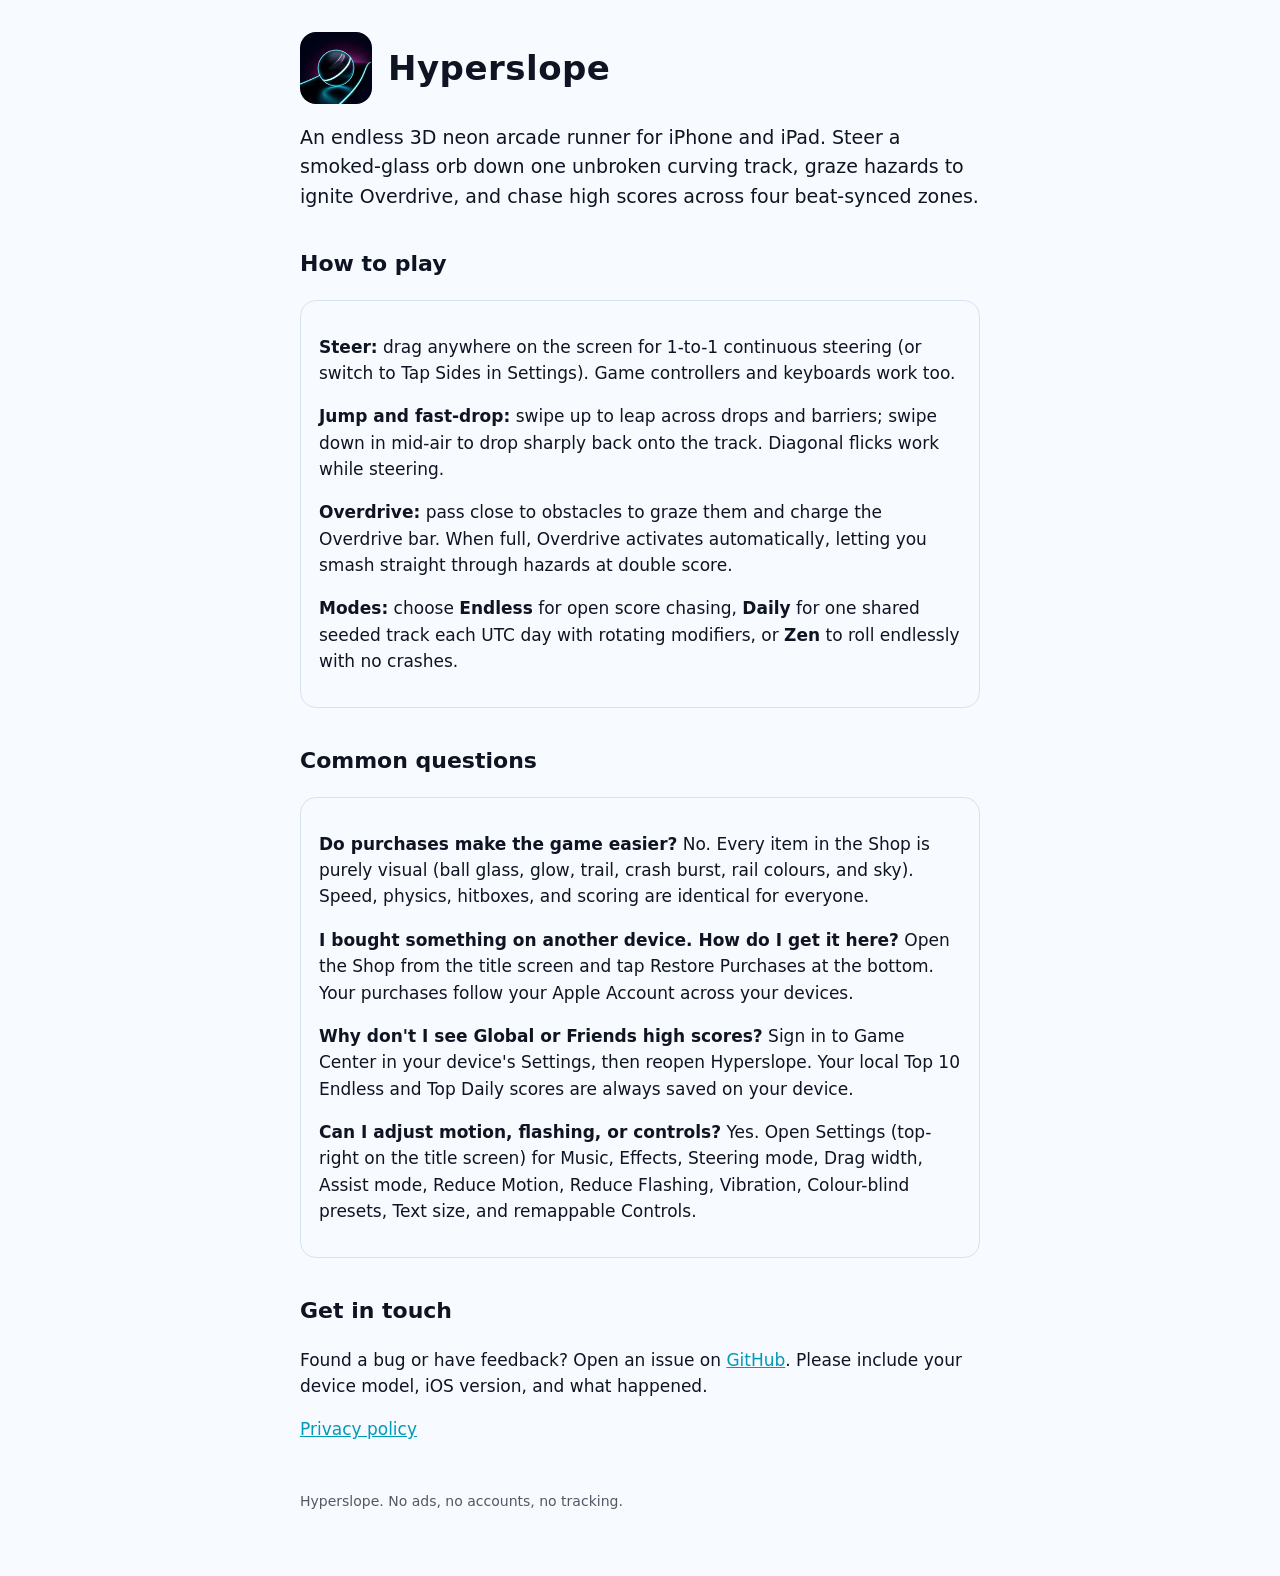
<file: index.html>
<!doctype html>
<html lang="en">
<head>
<meta charset="utf-8">
<meta name="viewport" content="width=device-width, initial-scale=1">
<title>Hyperslope Support</title>
<link rel="stylesheet" href="style.css">
</head>
<body>
<main>
<header>
<img src="icon.png" alt="The Hyperslope app icon: a smoked obsidian glass orb rolling down a glowing cyan neon track">
<h1>Hyperslope</h1>
</header>
<p class="lede">An endless 3D neon arcade runner for iPhone and iPad. Steer a smoked-glass orb down one unbroken curving track, graze hazards to ignite Overdrive, and chase high scores across four beat-synced zones.</p>

<h2>How to play</h2>
<div class="box">
<p><strong>Steer:</strong> drag anywhere on the screen for 1-to-1 continuous steering (or switch to Tap Sides in Settings). Game controllers and keyboards work too.</p>
<p><strong>Jump and fast-drop:</strong> swipe up to leap across drops and barriers; swipe down in mid-air to drop sharply back onto the track. Diagonal flicks work while steering.</p>
<p><strong>Overdrive:</strong> pass close to obstacles to graze them and charge the Overdrive bar. When full, Overdrive activates automatically, letting you smash straight through hazards at double score.</p>
<p><strong>Modes:</strong> choose <strong>Endless</strong> for open score chasing, <strong>Daily</strong> for one shared seeded track each UTC day with rotating modifiers, or <strong>Zen</strong> to roll endlessly with no crashes.</p>
</div>

<h2>Common questions</h2>
<div class="box">
<p><strong>Do purchases make the game easier?</strong> No. Every item in the Shop is purely visual (ball glass, glow, trail, crash burst, rail colours, and sky). Speed, physics, hitboxes, and scoring are identical for everyone.</p>
<p><strong>I bought something on another device. How do I get it here?</strong> Open the Shop from the title screen and tap Restore Purchases at the bottom. Your purchases follow your Apple Account across your devices.</p>
<p><strong>Why don't I see Global or Friends high scores?</strong> Sign in to Game Center in your device's Settings, then reopen Hyperslope. Your local Top 10 Endless and Top Daily scores are always saved on your device.</p>
<p><strong>Can I adjust motion, flashing, or controls?</strong> Yes. Open Settings (top-right on the title screen) for Music, Effects, Steering mode, Drag width, Assist mode, Reduce Motion, Reduce Flashing, Vibration, Colour-blind presets, Text size, and remappable Controls.</p>
</div>

<h2>Get in touch</h2>
<p>Found a bug or have feedback? Open an issue on <a href="https://github.com/lolnegative/hyperslope/issues">GitHub</a>. Please include your device model, iOS version, and what happened.</p>

<p><a href="privacy.html">Privacy policy</a></p>
<footer>Hyperslope. No ads, no accounts, no tracking.</footer>
</main>
</body>
</html>
</file>
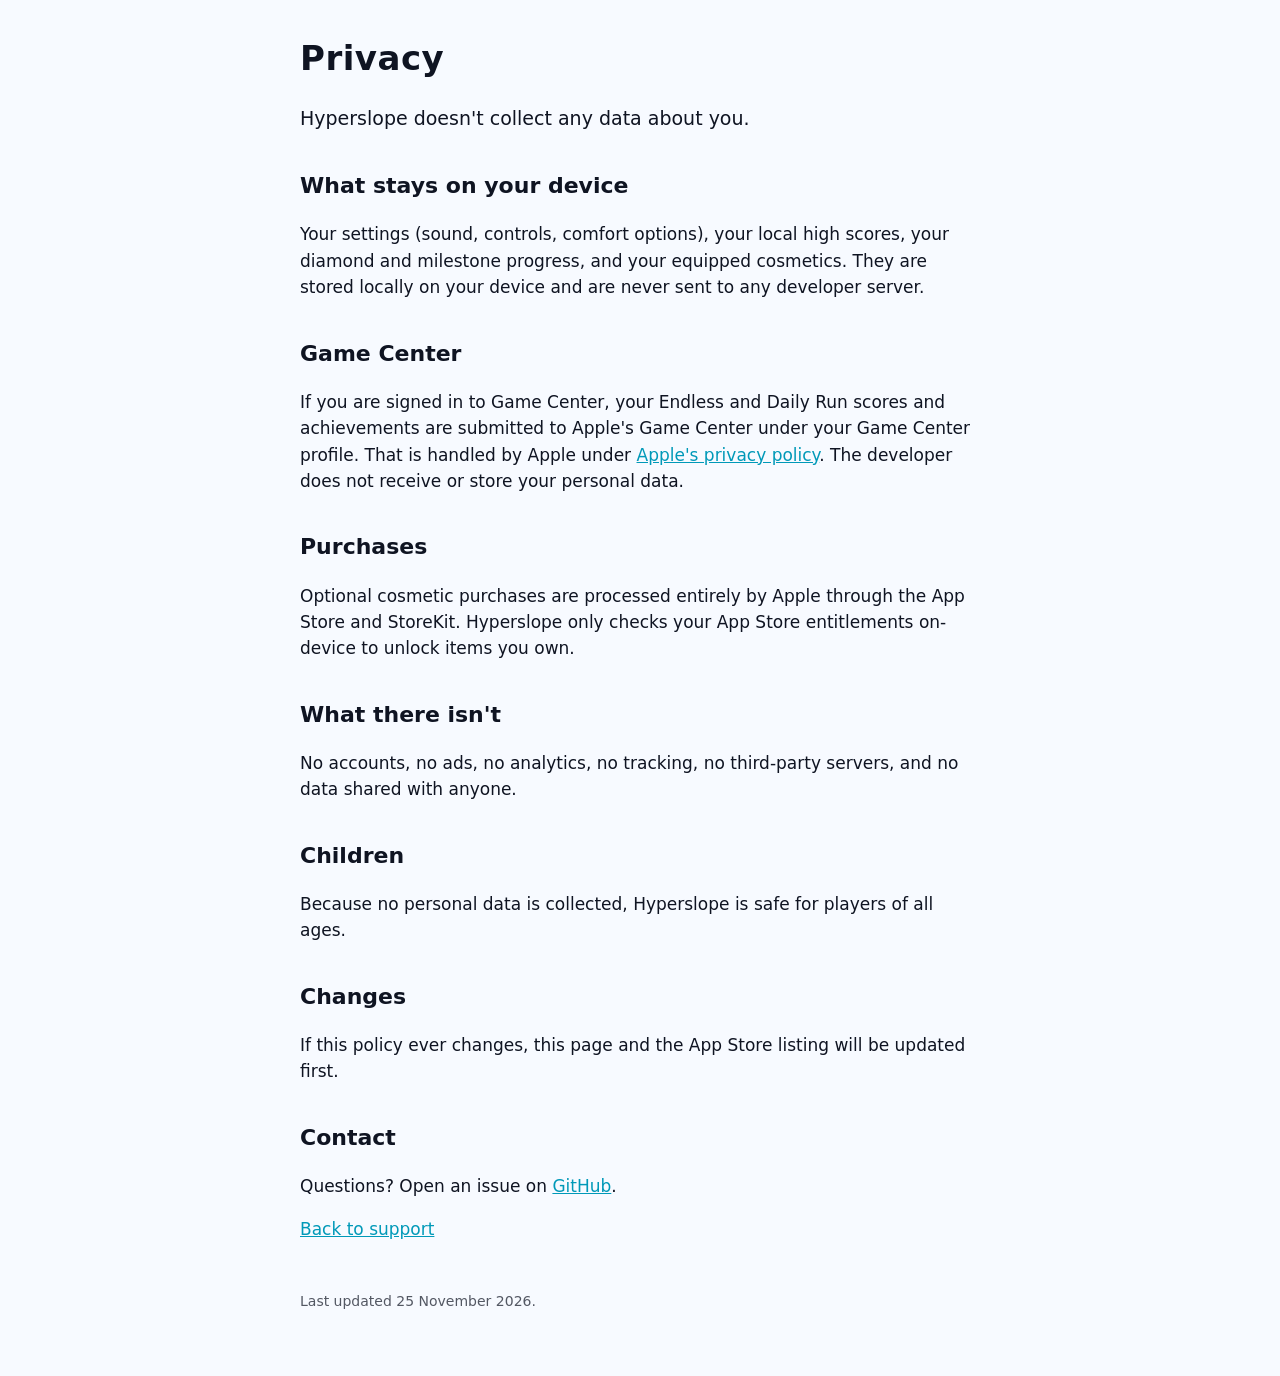
<file: privacy.html>
<!doctype html>
<html lang="en">
<head>
<meta charset="utf-8">
<meta name="viewport" content="width=device-width, initial-scale=1">
<title>Hyperslope Privacy Policy</title>
<link rel="stylesheet" href="style.css">
</head>
<body>
<main>
<h1>Privacy</h1>
<p class="lede">Hyperslope doesn't collect any data about you.</p>

<h2>What stays on your device</h2>
<p>Your settings (sound, controls, comfort options), your local high scores, your diamond and milestone progress, and your equipped cosmetics. They are stored locally on your device and are never sent to any developer server.</p>

<h2>Game Center</h2>
<p>If you are signed in to Game Center, your Endless and Daily Run scores and achievements are submitted to Apple's Game Center under your Game Center profile. That is handled by Apple under <a href="https://www.apple.com/legal/privacy/">Apple's privacy policy</a>. The developer does not receive or store your personal data.</p>

<h2>Purchases</h2>
<p>Optional cosmetic purchases are processed entirely by Apple through the App Store and StoreKit. Hyperslope only checks your App Store entitlements on-device to unlock items you own.</p>

<h2>What there isn't</h2>
<p>No accounts, no ads, no analytics, no tracking, no third-party servers, and no data shared with anyone.</p>

<h2>Children</h2>
<p>Because no personal data is collected, Hyperslope is safe for players of all ages.</p>

<h2>Changes</h2>
<p>If this policy ever changes, this page and the App Store listing will be updated first.</p>

<h2>Contact</h2>
<p>Questions? Open an issue on <a href="https://github.com/lolnegative/hyperslope/issues">GitHub</a>.</p>
<p><a href="index.html">Back to support</a></p>
<footer>Last updated 25 November 2026.</footer>
</main>
</body>
</html>
</file>
<file: style.css>
:root { --accent: #0099b8; --ink: #0f1422; --paper: #f7faff; --line: #d6e2f2; color-scheme: light dark; }
@media (prefers-color-scheme: dark) { :root { --accent: #52eeff; --ink: #eef4ff; --paper: #070a14; --line: #21304f; } }
* { box-sizing: border-box; }
body { margin: 0; background: var(--paper); color: var(--ink); font: 17px/1.55 -apple-system, BlinkMacSystemFont, "SF Pro Text", system-ui, sans-serif; }
main { max-width: 720px; margin: 0 auto; padding: 32px 20px 64px; }
header { display: flex; gap: 16px; align-items: center; margin-bottom: 12px; }
header img { width: 72px; height: 72px; border-radius: 16px; }
h1 { font-size: 34px; margin: 0; font-weight: 900; letter-spacing: 0.5px; }
h2 { margin-top: 36px; font-size: 22px; }
a { color: var(--accent); }
.lede { font-size: 19px; }
.box { border: 1px solid var(--line); border-radius: 16px; padding: 16px 18px; margin: 14px 0; }
footer { margin-top: 48px; font-size: 14px; opacity: 0.7; }
</file>
